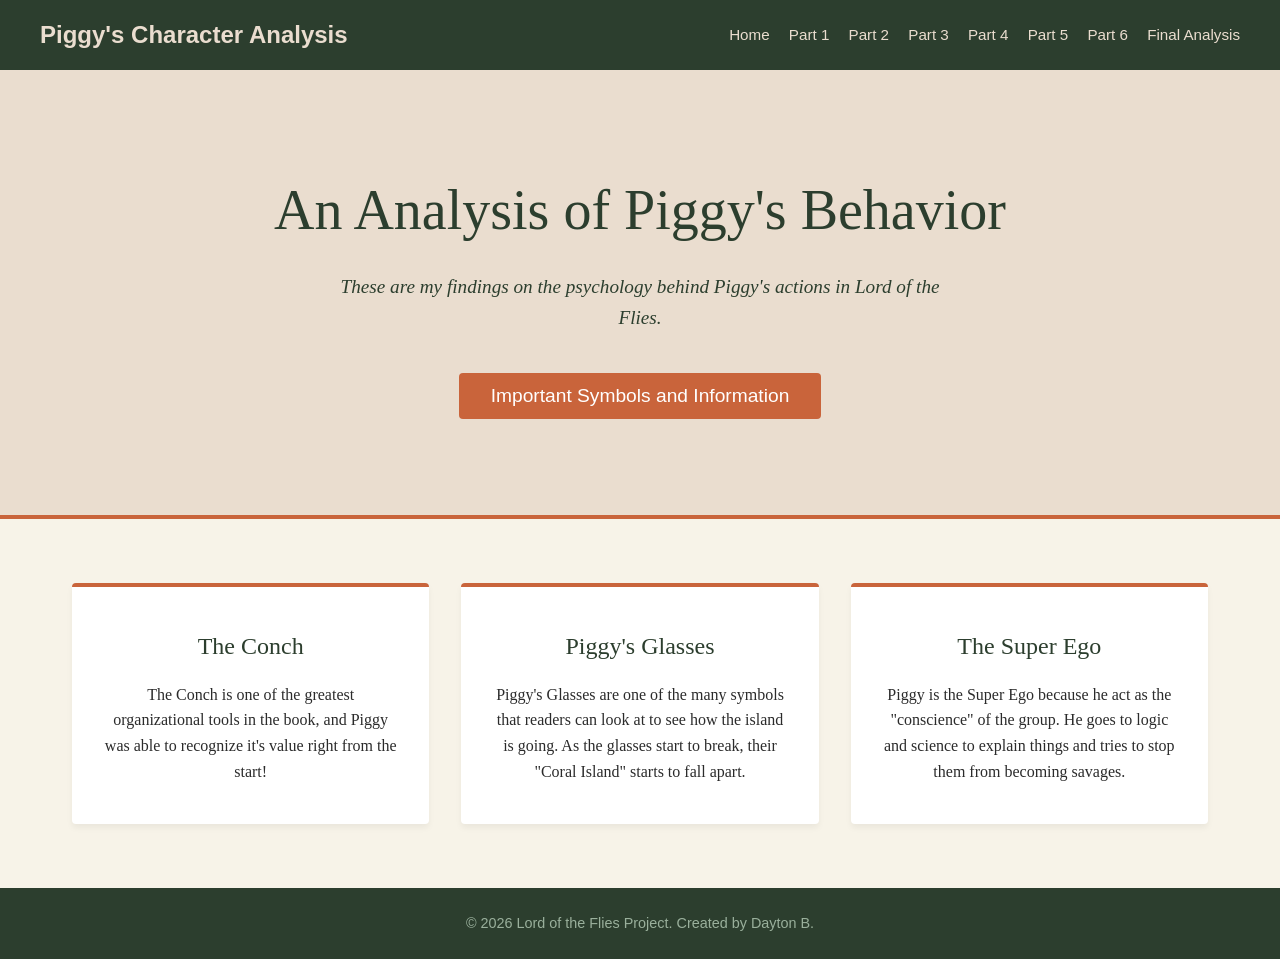
<file: index.html>
<!DOCTYPE html>
<html lang="en">
<head>
    <meta charset="UTF-8">
    <meta name="viewport" content="width=device-width, initial-scale=1.0">
    <title>LOTF Case Files</title>
    <link rel="stylesheet" href="style.css">
</head>
<body>
    <header>
        <nav>
            <div class="logo">Piggy's Character Analysis</div>
            <ul class="nav-links">
                <li><a href="index.html">Home</a></li>
                <li><a href="ch1.html">Part 1</a></li>
                <li><a href="ch3.html">Part 2</a></li>
                <li><a href="ch5.html">Part 3</a></li>
                <li><a href="ch7.html">Part 4</a></li>
                <li><a href="ch9.html">Part 5</a></li>
                <li><a href="ch11.html">Part 6</a></li>
                <li><a href="end.html">Final Analysis</a></li>
            </ul>
        </nav>
    </header>

    <main>
        <section class="hero">
            <h1>An Analysis of Piggy's Behavior</h1>
            <p>These are my findings on the psychology behind Piggy's actions in Lord of the Flies.</p>
            <button id="exploreBtn">Important Symbols and Information</button>
        </section>

        <section class="info-section">
            <div class="card">
                <h2>The Conch</h2>
                <p>The Conch is one of the greatest organizational tools in the book, and Piggy was able to recognize it's value right from the start!</p>
                
            </div>
            <div class="card">
                <h2>Piggy's Glasses</h2>
                <p>Piggy's Glasses are one of the many symbols that readers can look at to see how the island is going. As the glasses start to break, their "Coral Island" starts to fall apart.</p>
            </div>
            <div class="card">
                <h2>The Super Ego</h2>
                <p>Piggy is the Super Ego because he act as the "conscience" of the group. He goes to logic and science to explain things and tries to stop them from becoming savages.</p>
            </div>
        </section>
    </main>

    <footer>
        <p>&copy; 2026 Lord of the Flies Project. Created by Dayton B.</p>
    </footer>

    <script src="script.js"></script>
</body>
</html>
</file>
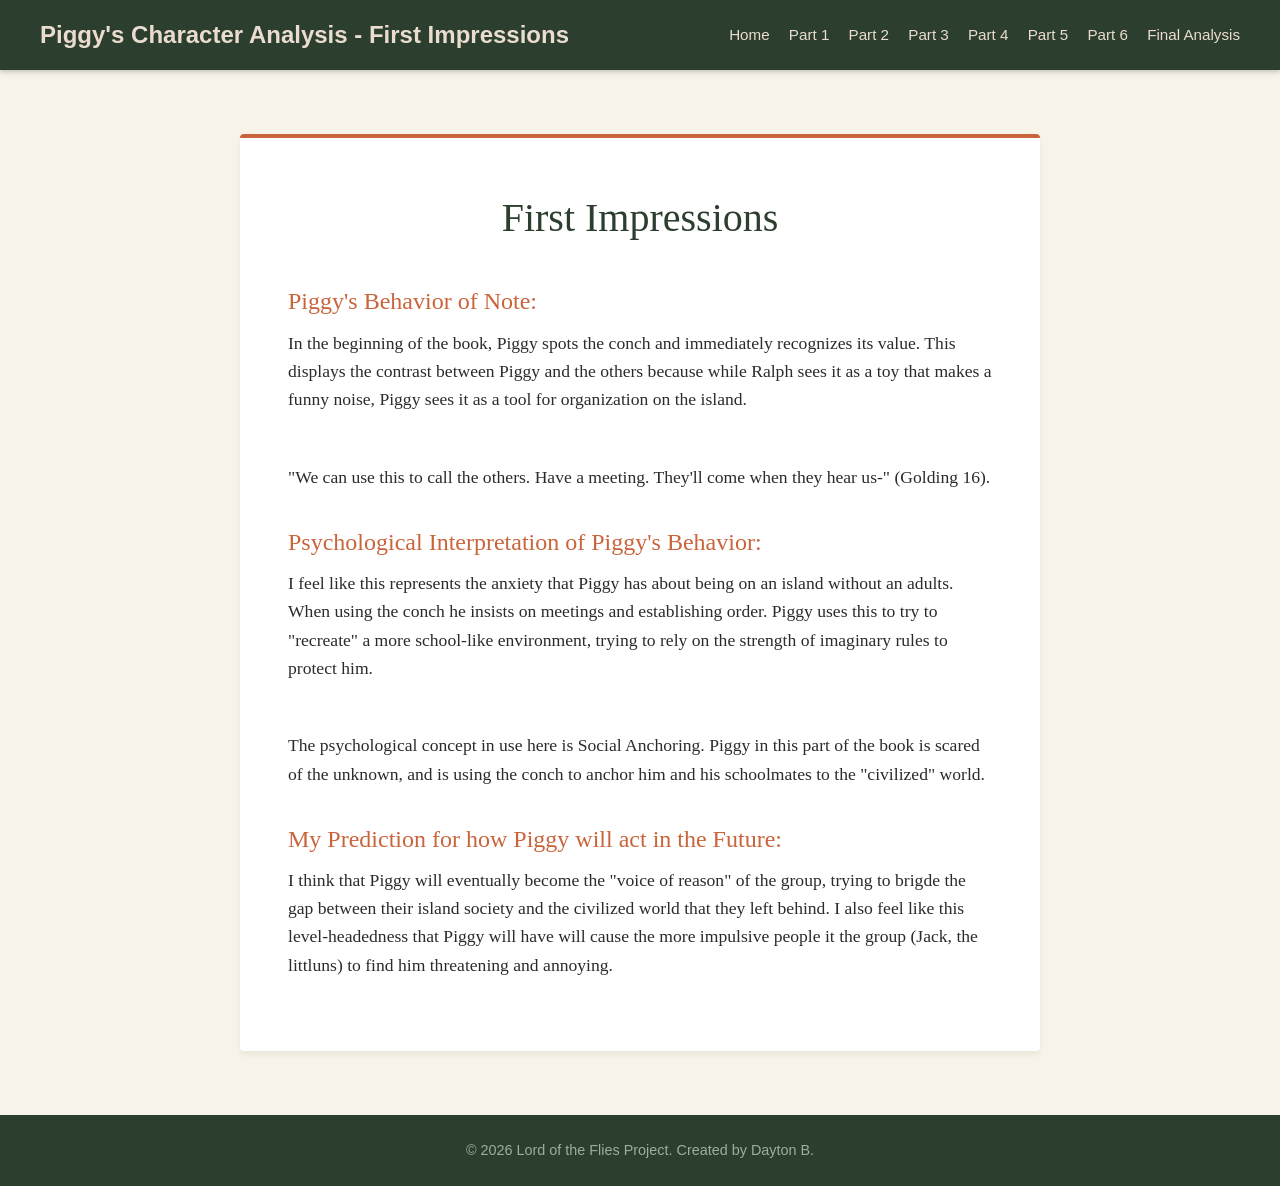
<file: ch1.html>
<!DOCTYPE html>
<html lang="en">
<head>
    <meta charset="UTF-8">
    <meta name="viewport" content="width=device-width, initial-scale=1.0">
    <title>LOTF Case Files - First Impressions</title>
    <link rel="stylesheet" href="style.css">
</head>
<body>
    <header>
        <nav>
            <div class="logo">Piggy's Character Analysis - First Impressions</div>
            <ul class="nav-links">
                <li><a href="index.html">Home</a></li>
                <li><a href="ch1.html">Part 1</a></li>
                <li><a href="ch3.html">Part 2</a></li>
                <li><a href="ch5.html">Part 3</a></li>
                <li><a href="ch7.html">Part 4</a></li>
                <li><a href="ch9.html">Part 5</a></li>
                <li><a href="ch11.html">Part 6</a></li>
                <li><a href="end.html">Final Analysis</a></li>
            </ul>
        </nav>
    </header>

    <main class="page-content">
        <div class="text-box">
            <h1>First Impressions</h1>
            <h2>Piggy's Behavior of Note:</h2>
            <p>In the beginning of the book, Piggy spots the conch and immediately recognizes its value. This displays the contrast between Piggy and the others because while Ralph sees it as a toy that makes a funny noise, Piggy sees it as a tool for organization on the island.</p>

            <br>

            <p>"We can use this to call the others. Have a meeting. They'll come when they hear us-" (Golding 16). </p>
            
            <h2>Psychological Interpretation of Piggy's Behavior:</h2>
            <p>I feel like this represents the anxiety that Piggy has about being on an island without an adults. When using the conch he insists on meetings and establishing order. Piggy uses this to try to "recreate" a more school-like environment, trying to rely on the strength of imaginary rules to protect him.</p>

            <br>

            <p>The psychological concept in use here is Social Anchoring. Piggy in this part of the book is scared of the unknown, and is using the conch to anchor him and his schoolmates to the "civilized" world.
            </p>

            <h2>My Prediction for how Piggy will act in the Future:</h2>
            <p>I think that Piggy will eventually become the "voice of reason" of the group, trying to brigde the gap between their island society and the civilized world that they left behind. I also feel like this level-headedness that Piggy will have will cause the more impulsive people it the group (Jack, the littluns) to find him threatening and annoying.</p>
        </div>
    </main>

    <footer>
        <p>&copy; 2026 Lord of the Flies Project. Created by Dayton B.</p>
    </footer>
</body>
</html>
</file>
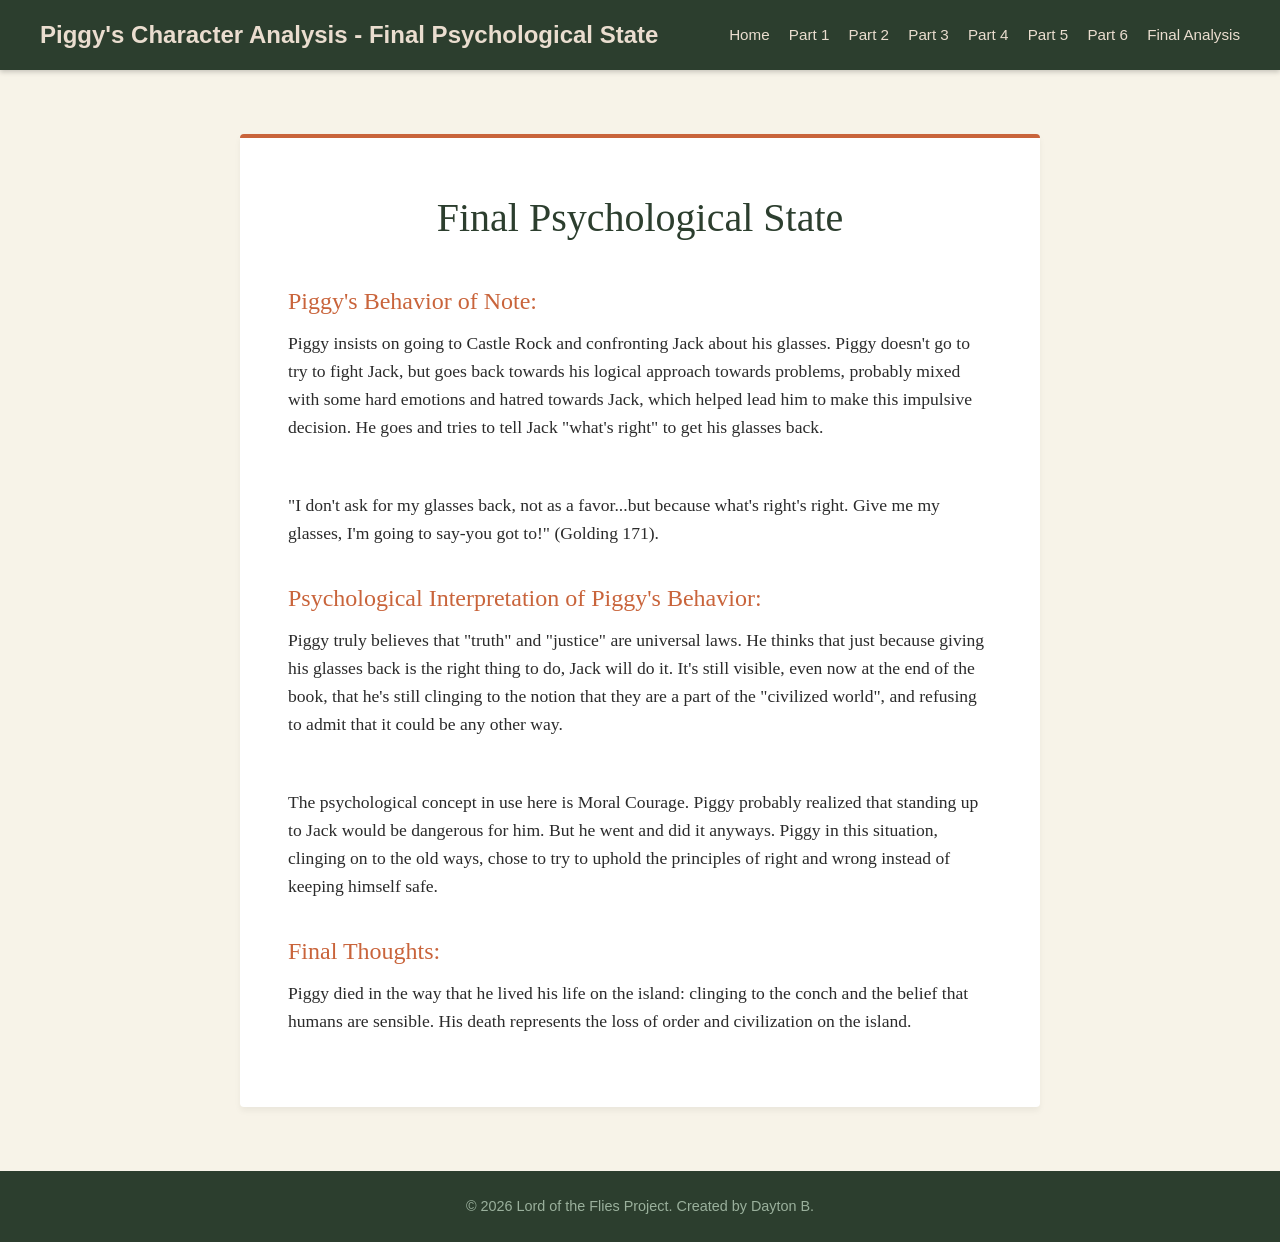
<file: ch11.html>
<!DOCTYPE html>
<html lang="en">
<head>
    <meta charset="UTF-8">
    <meta name="viewport" content="width=device-width, initial-scale=1.0">
    <title>LOTF Case Files - Final Psychological State</title>
    <link rel="stylesheet" href="style.css">
</head>
<body>
    <header>
        <nav>
            <div class="logo">Piggy's Character Analysis - Final Psychological State</div>
            <ul class="nav-links">
                <li><a href="index.html">Home</a></li>
                <li><a href="ch1.html">Part 1</a></li>
                <li><a href="ch3.html">Part 2</a></li>
                <li><a href="ch5.html">Part 3</a></li>
                <li><a href="ch7.html">Part 4</a></li>
                <li><a href="ch9.html">Part 5</a></li>
                <li><a href="ch11.html">Part 6</a></li>
                <li><a href="end.html">Final Analysis</a></li>
            </ul>
        </nav>
    </header>

    <main class="page-content">
        <div class="text-box">
            <h1>Final Psychological State</h1>
            <h2>Piggy's Behavior of Note:</h2>
            <p>Piggy insists on going to Castle Rock and confronting Jack about his glasses. Piggy doesn't go to try to fight Jack, but goes back towards his logical approach towards problems, probably mixed with some hard emotions and hatred towards Jack, which helped lead him to make this impulsive decision. He goes and tries to tell Jack "what's right" to get his glasses back.</p>

            <br>

            <p>"I don't ask for my glasses back, not as a favor...but because what's right's right. Give me my glasses, I'm going to say-you got to!" (Golding 171).</p>
            
            <h2>Psychological Interpretation of Piggy's Behavior:</h2>
            <p>Piggy truly believes that "truth" and "justice" are universal laws. He thinks that just because giving his glasses back is the right thing to do, Jack will do it. It's still visible, even now at the end of the book, that he's still clinging to the notion that they are a part of the "civilized world", and refusing to admit that it could be any other way.</p>

            <br>

            <p>The psychological concept in use here is Moral Courage. Piggy probably realized that standing up to Jack would be dangerous for him. But he went and did it anyways. Piggy in this situation, clinging on to the old ways, chose to try to uphold the principles of right and wrong instead of keeping himself safe.</p>

            <h2>Final Thoughts:</h2>
            <p>Piggy died in the way that he lived his life on the island: clinging to the conch and the belief that humans are sensible. His death represents the loss of order and civilization on the island.</p>
        </div>
    </main>

    <footer>
        <p>&copy; 2026 Lord of the Flies Project. Created by Dayton B.</p>
    </footer>
</body>
</html>
</file>
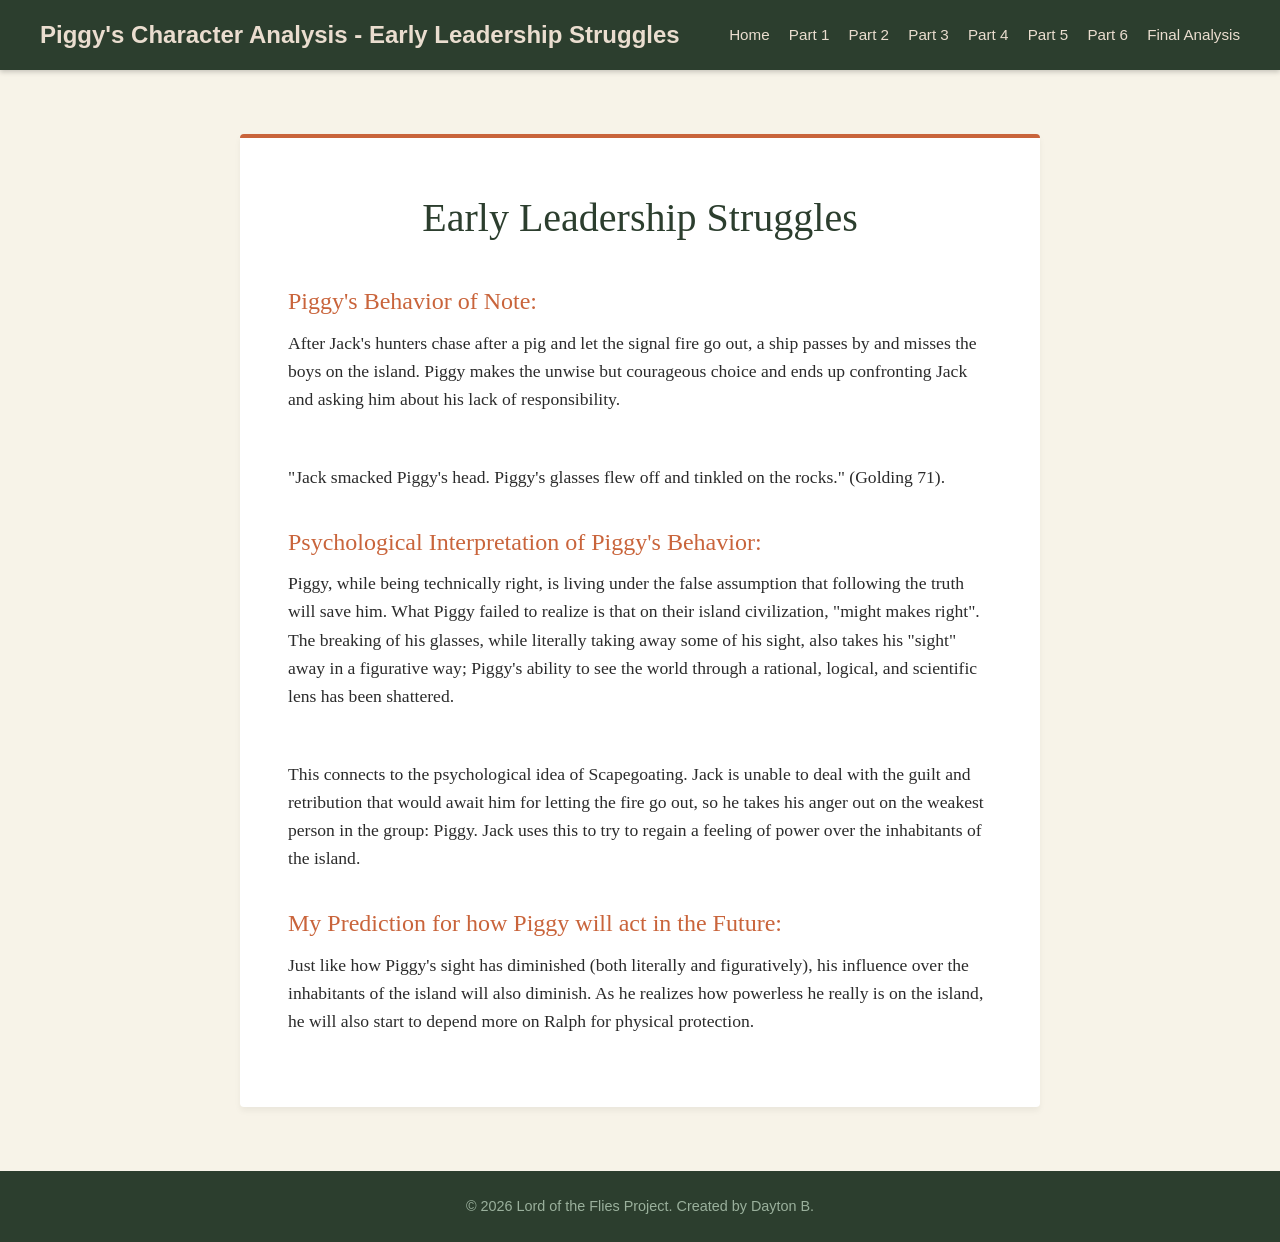
<file: ch3.html>
<!DOCTYPE html>
<html lang="en">
<head>
    <meta charset="UTF-8">
    <meta name="viewport" content="width=device-width, initial-scale=1.0">
    <title>LOTF Case Files - Early Leadership Struggles</title>
    <link rel="stylesheet" href="style.css">
</head>
<body>
    <header>
        <nav>
            <div class="logo">Piggy's Character Analysis - Early Leadership Struggles</div>
            <ul class="nav-links">
                <li><a href="index.html">Home</a></li>
                <li><a href="ch1.html">Part 1</a></li>
                <li><a href="ch3.html">Part 2</a></li>
                <li><a href="ch5.html">Part 3</a></li>
                <li><a href="ch7.html">Part 4</a></li>
                <li><a href="ch9.html">Part 5</a></li>
                <li><a href="ch11.html">Part 6</a></li>
                <li><a href="end.html">Final Analysis</a></li>
            </ul>
        </nav>
    </header>

    <main class="page-content">
        <div class="text-box">
            <h1>Early Leadership Struggles</h1>
            <h2>Piggy's Behavior of Note:</h2>
            <p>After Jack's hunters chase after a pig and let the signal fire go out, a ship passes by and misses the boys on the island. Piggy makes the unwise but courageous choice and ends up confronting Jack and asking him about his lack of responsibility.</p>

            <br>

            <p>"Jack smacked Piggy's head. Piggy's glasses flew off and tinkled on the rocks." (Golding 71).</p>
            
            <h2>Psychological Interpretation of Piggy's Behavior:</h2>
            <p>Piggy, while being technically right, is living under the false assumption that following the truth will save him. What Piggy failed to realize is that on their island civilization, "might makes right". The breaking of his glasses, while literally taking away some of his sight, also takes his "sight" away in a figurative way; Piggy's ability to see the world through a rational, logical, and scientific lens has been shattered.</p>

            <br>

            <p>This connects to the psychological idea of Scapegoating. Jack is unable to deal with the guilt and retribution that would await him for letting the fire go out, so he takes his anger out on the weakest person in the group: Piggy. Jack uses this to try to regain a feeling of power over the inhabitants of the island.</p>

            <h2>My Prediction for how Piggy will act in the Future:</h2>
            <p>Just like how Piggy's sight has diminished (both literally and figuratively), his influence over the inhabitants of the island will also diminish. As he realizes how powerless he really is on the island, he will also start to depend more on Ralph for physical protection.</p>
        </div>
    </main>

    <footer>
        <p>&copy; 2026 Lord of the Flies Project. Created by Dayton B.</p>
    </footer>
</body>
</html>
</file>
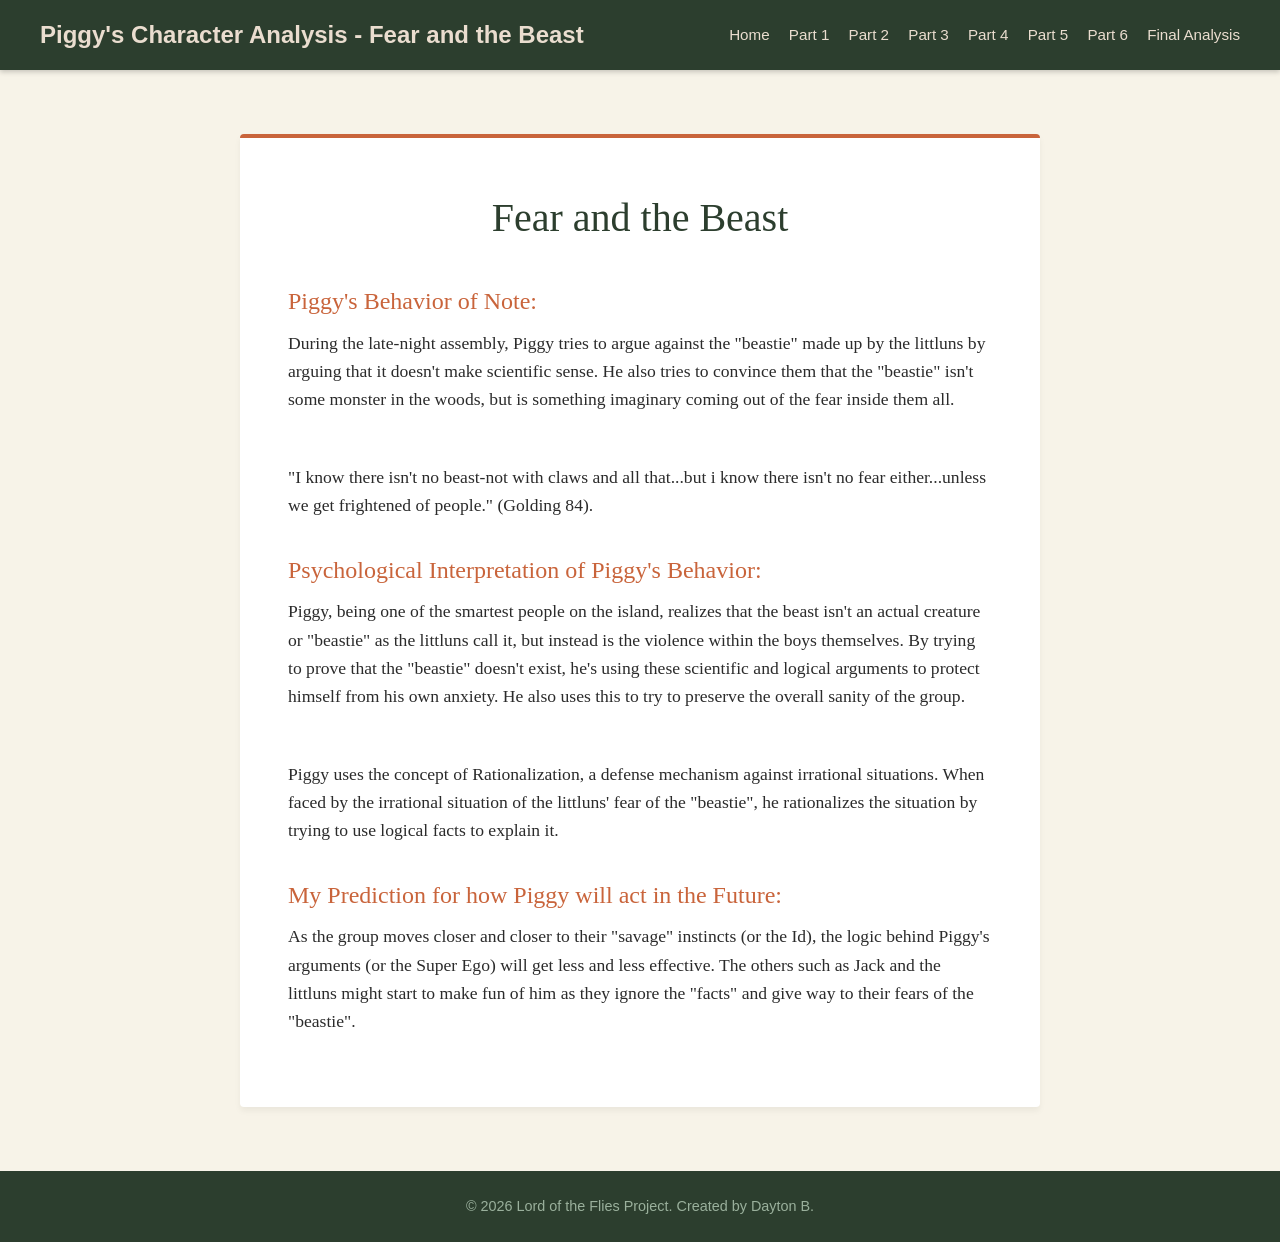
<file: ch5.html>
<!DOCTYPE html>
<html lang="en">
<head>
    <meta charset="UTF-8">
    <meta name="viewport" content="width=device-width, initial-scale=1.0">
    <title>LOTF Case Files - Fear and the Beast</title>
    <link rel="stylesheet" href="style.css">
</head>
<body>
    <header>
        <nav>
            <div class="logo">Piggy's Character Analysis - Fear and the Beast</div>
            <ul class="nav-links">
                <li><a href="index.html">Home</a></li>
                <li><a href="ch1.html">Part 1</a></li>
                <li><a href="ch3.html">Part 2</a></li>
                <li><a href="ch5.html">Part 3</a></li>
                <li><a href="ch7.html">Part 4</a></li>
                <li><a href="ch9.html">Part 5</a></li>
                <li><a href="ch11.html">Part 6</a></li>
                <li><a href="end.html">Final Analysis</a></li>
            </ul>
        </nav>
    </header>

    <main class="page-content">
        <div class="text-box">
            <h1>Fear and the Beast</h1>
            <h2>Piggy's Behavior of Note:</h2>
            <p>During the late-night assembly, Piggy tries to argue against the "beastie" made up by the littluns by arguing that it doesn't make scientific sense. He also tries to convince them that the "beastie" isn't some monster in the woods, but is something imaginary coming out of the fear inside them all.</p>

            <br>

            <p>"I know there isn't no beast-not with claws and all that...but i know there isn't no fear either...unless we get frightened of people." (Golding 84).</p>
            
            <h2>Psychological Interpretation of Piggy's Behavior:</h2>
            <p>Piggy, being one of the smartest people on the island, realizes that the beast isn't an actual creature or "beastie" as the littluns call it, but instead is the violence within the boys themselves. By trying to prove that the "beastie" doesn't exist, he's using these scientific and logical arguments to protect himself from his own anxiety. He also uses this to try to preserve the overall sanity of the group.</p>

            <br>

            <p>Piggy uses the concept of Rationalization, a defense mechanism against irrational situations. When faced by the irrational situation of the littluns' fear of the "beastie", he rationalizes the situation by trying to use logical facts to explain it.</p>

            <h2>My Prediction for how Piggy will act in the Future:</h2>
            <p>As the group moves closer and closer to their "savage" instincts (or the Id), the logic behind Piggy's arguments (or the Super Ego) will get less and less effective. The others such as Jack and the littluns might start to make fun of him as they ignore the "facts" and give way to their fears of the "beastie".</p>
        </div>
    </main>

    <footer>
        <p>&copy; 2026 Lord of the Flies Project. Created by Dayton B.</p>
    </footer>
</body>
</html>
</file>
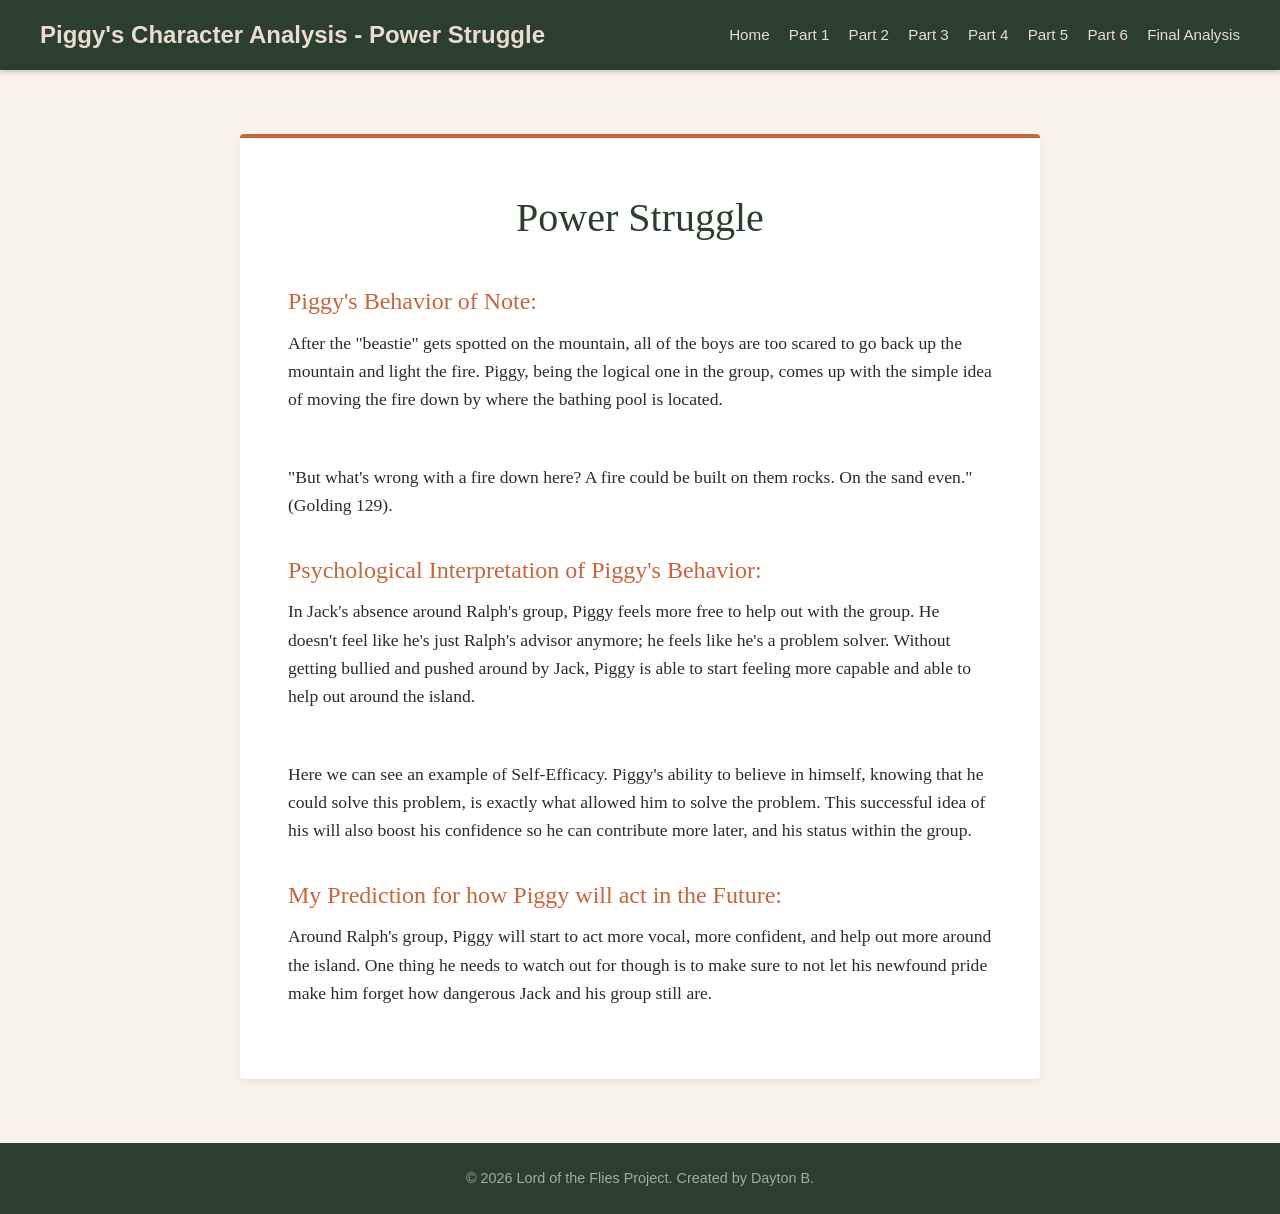
<file: ch7.html>
<!DOCTYPE html>
<html lang="en">
<head>
    <meta charset="UTF-8">
    <meta name="viewport" content="width=device-width, initial-scale=1.0">
    <title>LOTF Case Files - Power Struggle</title>
    <link rel="stylesheet" href="style.css">
</head>
<body>
    <header>
        <nav>
            <div class="logo">Piggy's Character Analysis - Power Struggle</div>
            <ul class="nav-links">
                <li><a href="index.html">Home</a></li>
                <li><a href="ch1.html">Part 1</a></li>
                <li><a href="ch3.html">Part 2</a></li>
                <li><a href="ch5.html">Part 3</a></li>
                <li><a href="ch7.html">Part 4</a></li>
                <li><a href="ch9.html">Part 5</a></li>
                <li><a href="ch11.html">Part 6</a></li>
                <li><a href="end.html">Final Analysis</a></li>
            </ul>
        </nav>
    </header>

    <main class="page-content">
        <div class="text-box">
            <h1>Power Struggle</h1>
            <h2>Piggy's Behavior of Note:</h2>
            <p>After the "beastie" gets spotted on the mountain, all of the boys are too scared to go back up the mountain and light the fire. Piggy, being the logical one in the group, comes up with the simple idea of moving the fire down by where the bathing pool is located.</p>

            <br>

            <p>"But what's wrong with a fire down here? A fire could be built on them rocks. On the sand even." (Golding 129).</p>
            
            <h2>Psychological Interpretation of Piggy's Behavior:</h2>
            <p>In Jack's absence around Ralph's group, Piggy feels more free to help out with the group. He doesn't feel like he's just Ralph's advisor anymore; he feels like he's a problem solver. Without getting bullied and pushed around by Jack, Piggy is able to start feeling more capable and able to help out around the island.</p>

            <br>

            <p>Here we can see an example of Self-Efficacy. Piggy's ability to believe in himself, knowing that he could solve this problem, is exactly what allowed him to solve the problem. This successful idea of his will also boost his confidence so he can contribute more later, and his status within the group.</p>

            <h2>My Prediction for how Piggy will act in the Future:</h2>
            <p>Around Ralph's group, Piggy will start to act more vocal, more confident, and help out more around the island. One thing he needs to watch out for though is to make sure to not let his newfound pride make him forget how dangerous Jack and his group still are.</p>
        </div>
    </main>

    <footer>
        <p>&copy; 2026 Lord of the Flies Project. Created by Dayton B.</p>
    </footer>
</body>
</html>
</file>
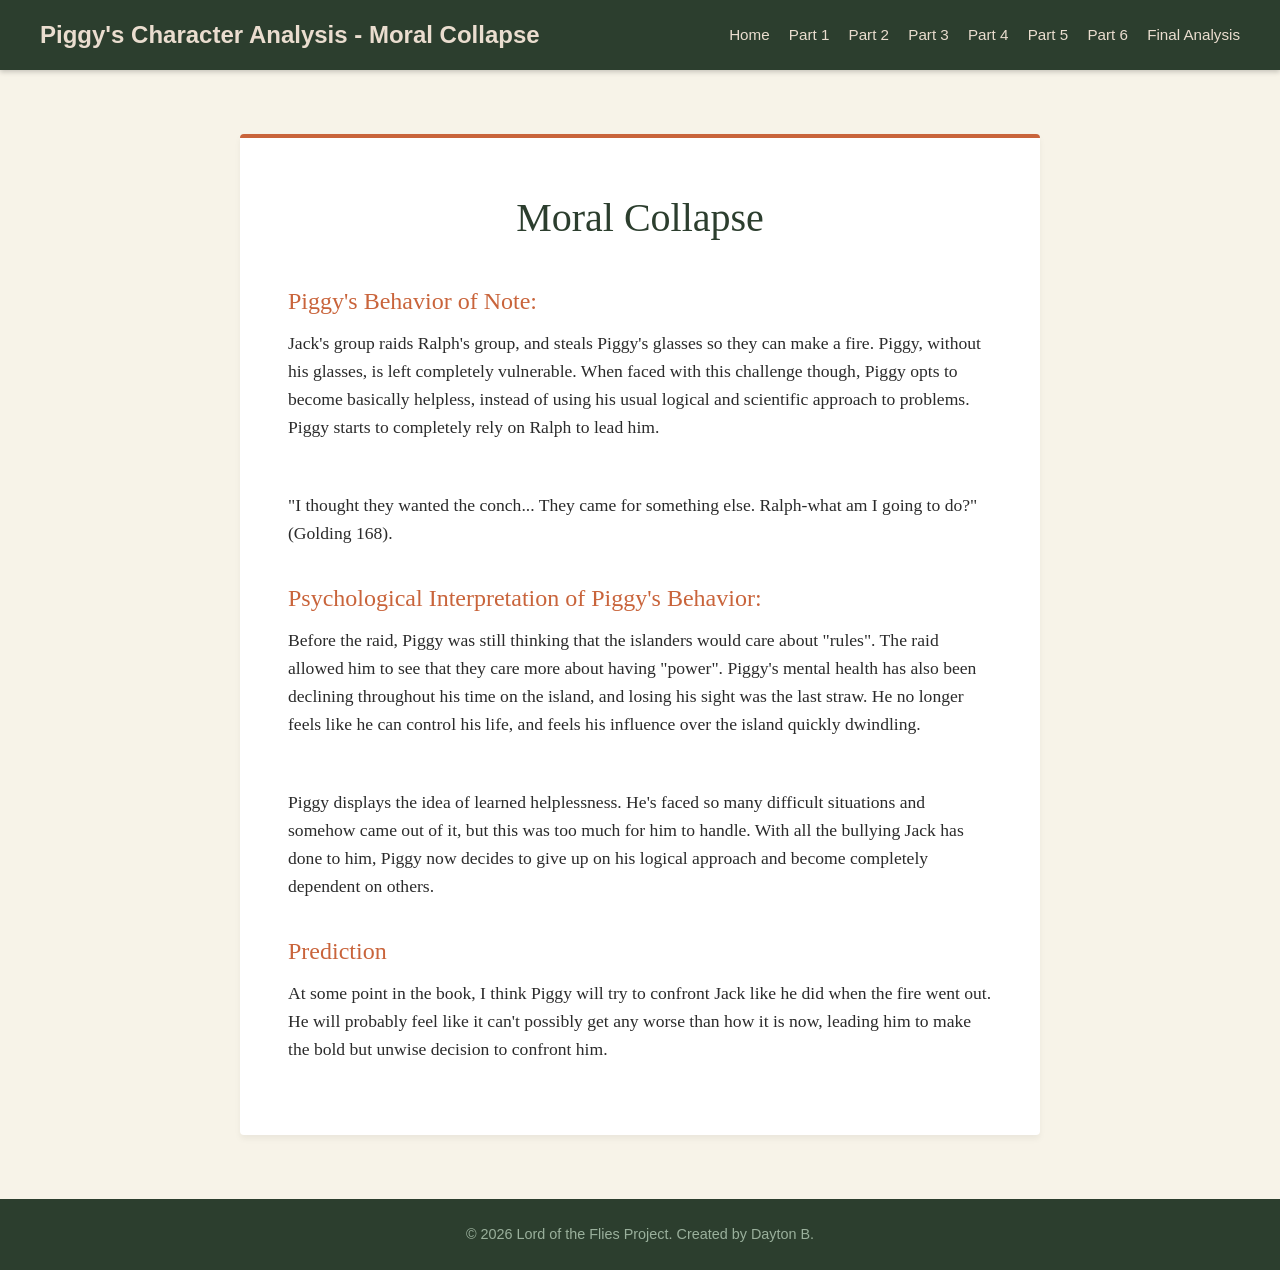
<file: ch9.html>
<!DOCTYPE html>
<html lang="en">
<head>
    <meta charset="UTF-8">
    <meta name="viewport" content="width=device-width, initial-scale=1.0">
    <title>LOTF Case File - Moral Collapse</title>
    <link rel="stylesheet" href="style.css">
</head>
<body>
    <header>
        <nav>
            <div class="logo">Piggy's Character Analysis - Moral Collapse</div>
            <ul class="nav-links">
                <li><a href="index.html">Home</a></li>
                <li><a href="ch1.html">Part 1</a></li>
                <li><a href="ch3.html">Part 2</a></li>
                <li><a href="ch5.html">Part 3</a></li>
                <li><a href="ch7.html">Part 4</a></li>
                <li><a href="ch9.html">Part 5</a></li>
                <li><a href="ch11.html">Part 6</a></li>
                <li><a href="end.html">Final Analysis</a></li>
            </ul>
        </nav>
    </header>

    <main class="page-content">
        <div class="text-box">
            <h1>Moral Collapse</h1>
            <h2>Piggy's Behavior of Note:</h2>
            <p>Jack's group raids Ralph's group, and steals Piggy's glasses so they can make a fire. Piggy, without his glasses, is left completely vulnerable. When faced with this challenge though, Piggy opts to become basically helpless, instead of using his usual logical and scientific approach to problems. Piggy starts to completely rely on Ralph to lead him.</p>

            <br>

            <p>"I thought they wanted the conch... They came for something else. Ralph-what am I going to do?" (Golding 168).</p>
            
            <h2>Psychological Interpretation of Piggy's Behavior:</h2>
            <p>Before the raid, Piggy was still thinking that the islanders would care about "rules". The raid allowed him to see that they care more about having "power".  Piggy's mental health has also been declining throughout his time on the island, and losing his sight was the last straw. He no longer feels like he can control his life, and feels his influence over the island quickly dwindling.</p>

            <br>

            <p>Piggy displays the idea of learned helplessness. He's faced so many difficult situations and somehow came out of it, but this was too much for him to handle. With all the bullying Jack has done to him, Piggy now decides to give up on his logical approach and become completely dependent on others.</p>

            <h2>Prediction</h2>
            <p>At some point in the book, I think Piggy will try to confront Jack like he did when the fire went out. He will probably feel like it can't possibly get any worse than how it is now, leading him to make the bold but unwise decision to confront him.</p>
        </div>
    </main>

    <footer>
        <p>&copy; 2026 Lord of the Flies Project. Created by Dayton B.</p>
    </footer>
</body>
</html>
</file>
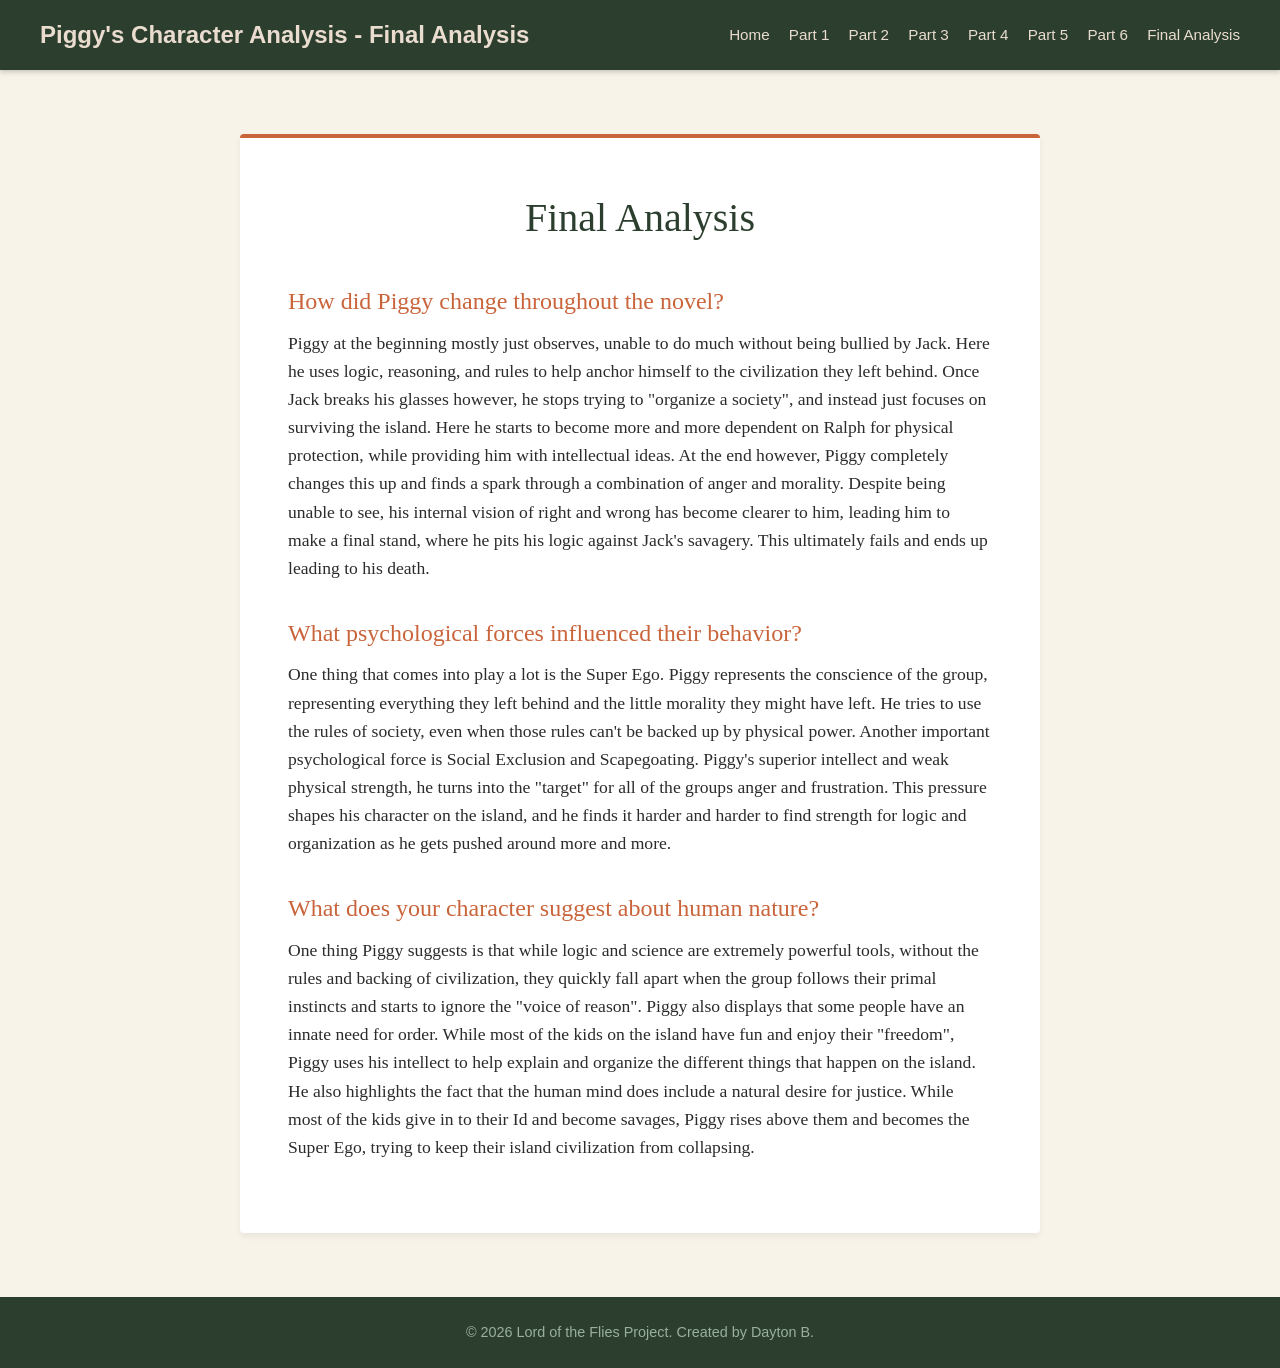
<file: end.html>
<!DOCTYPE html>
<html lang="en">
<head>
    <meta charset="UTF-8">
    <meta name="viewport" content="width=device-width, initial-scale=1.0">
    <title>LOTF Case Files - Final Analysis</title>
    <link rel="stylesheet" href="style.css">
</head>
<body>
    <header>
        <nav>
            <div class="logo">Piggy's Character Analysis - Final Analysis</div>
            <ul class="nav-links">
                <li><a href="index.html">Home</a></li>
                <li><a href="ch1.html">Part 1</a></li>
                <li><a href="ch3.html">Part 2</a></li>
                <li><a href="ch5.html">Part 3</a></li>
                <li><a href="ch7.html">Part 4</a></li>
                <li><a href="ch9.html">Part 5</a></li>
                <li><a href="ch11.html">Part 6</a></li>
                <li><a href="end.html">Final Analysis</a></li>
            </ul>
        </nav>
    </header>

    <main class="page-content">
        <div class="text-box">
            <h1>Final Analysis</h1>
            <h2>How did Piggy change throughout the novel?</h2>
            <p>Piggy at the beginning mostly just observes, unable to do much without being bullied by Jack. Here he uses logic, reasoning, and rules to help anchor himself to the civilization they left behind. Once Jack breaks his glasses however, he stops trying to "organize a society", and instead just focuses on surviving the island. Here he starts to become more and more dependent on Ralph for physical protection, while providing him with intellectual ideas. At the end however, Piggy completely changes this up and finds a spark through a combination of anger and morality. Despite being unable to see, his internal vision of right and wrong has become clearer to him, leading him to make a final stand, where he pits his logic against Jack's savagery. This ultimately fails and ends up leading to his death.</p>
            
            <h2>What psychological forces influenced their behavior?</h2>
            <p>One thing that comes into play a lot is the Super Ego. Piggy represents the conscience of the group, representing everything they left behind and the little morality they might have left. He tries to use the rules of society, even when those rules can't be backed up by physical power. Another important psychological force is Social Exclusion and Scapegoating. Piggy's superior intellect and weak physical strength, he turns into the "target" for all of the groups anger and frustration. This pressure shapes his character on the island, and he finds it harder and harder to find strength for logic and organization as he gets pushed around more and more.</p>

            <h2>What does your character suggest about human nature?</h2>
            <p>One thing Piggy suggests is that while logic and science are extremely powerful tools, without the rules and backing of civilization, they quickly fall apart when the group follows their primal instincts and starts to ignore the "voice of reason". Piggy also displays that some people have an innate need for order. While most of the kids on the island have fun and enjoy their "freedom", Piggy uses his intellect to help explain and organize the different things that happen on the island. He also highlights the fact that the human mind does include a natural desire for justice. While most of the kids give in to their Id and become savages, Piggy rises above them and becomes the Super Ego, trying to keep their island civilization from collapsing.</p>
        </div>
    </main>

    <footer>
        <p>&copy; 2026 Lord of the Flies Project. Created by Dayton B.</p>
    </footer>
</body>
</html>
</file>
<file: style.css>
/* General Reset and Base Styles */
* {
    margin: 0;
    padding: 0;
    box-sizing: border-box;
}

body {
    background-color: #f7f3e8; 
    color: #2b2b2b;
    font-family: 'Georgia', serif; 
    line-height: 1.6;
    display: flex;
    flex-direction: column;
    min-height: 100vh;
}

/* Navigation Bar */
header {
    background-color: #2c3e2e; /* Deep jungle green - stands out now! */
    padding: 1rem 2rem;
    box-shadow: 0 2px 5px rgba(0,0,0,0.2);
}

nav {
    display: flex;
    justify-content: space-between;
    align-items: center;
    max-width: 1200px;
    margin: 0 auto;
}

.logo {
    font-size: 1.5rem;
    font-weight: bold;
    color: #eaddcf; 
    font-family: 'Arial', sans-serif;
}

.nav-links {
    list-style: none;
    display: flex;
    gap: 1.2rem;
    font-family: 'Arial', sans-serif;
}

.nav-links a {
    color: #eaddcf;
    text-decoration: none;
    transition: color 0.3s;
    font-size: 0.95rem;
}

.nav-links a:hover {
    color: #c9643b; 
}

/* Hero Section (Homepage) */
.hero {
    text-align: center;
    padding: 6rem 2rem;
    background-color: #eaddcf; /* Sand color to separate it from the nav bar */
    color: #2c3e2e; /* Dark green text */
    border-bottom: 4px solid #c9643b;
}

.hero h1 {
    font-size: 3.5rem;
    margin-bottom: 1rem;
    font-weight: normal;
}

.hero p {
    font-size: 1.2rem;
    max-width: 600px;
    margin: 0 auto;
    font-style: italic;
}

.hero button {
    margin-top: 2.5rem;
    padding: 0.75rem 2rem;
    font-size: 1.2rem;
    background-color: #c9643b; 
    color: white;
    border: none;
    border-radius: 4px;
    cursor: pointer;
    font-family: 'Arial', sans-serif;
    transition: background-color 0.3s;
}

.hero button:hover {
    background-color: #a44d29;
}

/* Info Cards Section */
.info-section {
    display: flex;
    justify-content: center;
    flex-wrap: wrap;
    gap: 2rem;
    padding: 4rem 2rem;
    max-width: 1200px;
    margin: 0 auto;
}

.card {
    background-color: white;
    padding: 2.5rem 2rem;
    border-radius: 4px;
    box-shadow: 0 4px 6px rgba(0,0,0,0.05);
    flex: 1 1 300px;
    text-align: center;
    border-top: 4px solid #c9643b; 
}

.card h2 {
    color: #2c3e2e;
    margin-bottom: 1rem;
    font-weight: normal;
}

/* Subpage Content Styling (For your chapter pages) */
.page-content {
    flex-grow: 1;
    padding: 4rem 2rem;
    display: flex;
    justify-content: center;
}

.text-box {
    background-color: white;
    padding: 3rem;
    max-width: 800px;
    width: 100%;
    border-radius: 4px;
    box-shadow: 0 4px 6px rgba(0,0,0,0.05);
    border-top: 4px solid #c9643b;
}

.text-box h1 {
    color: #2c3e2e;
    font-size: 2.5rem;
    margin-bottom: 2rem;
    text-align: center;
    font-weight: normal;
}

.text-box h2 {
    color: #c9643b;
    font-size: 1.5rem;
    margin-top: 2rem;
    margin-bottom: 0.5rem;
    font-weight: normal;
}

.text-box p {
    margin-bottom: 1.5rem;
    font-size: 1.1rem;
}

/* Footer */
footer {
    text-align: center;
    padding: 1.5rem;
    background-color: #2c3e2e;
    color: #9ab09c;
    font-family: 'Arial', sans-serif;
    font-size: 0.9rem;
    margin-top: auto;
}
</file>
